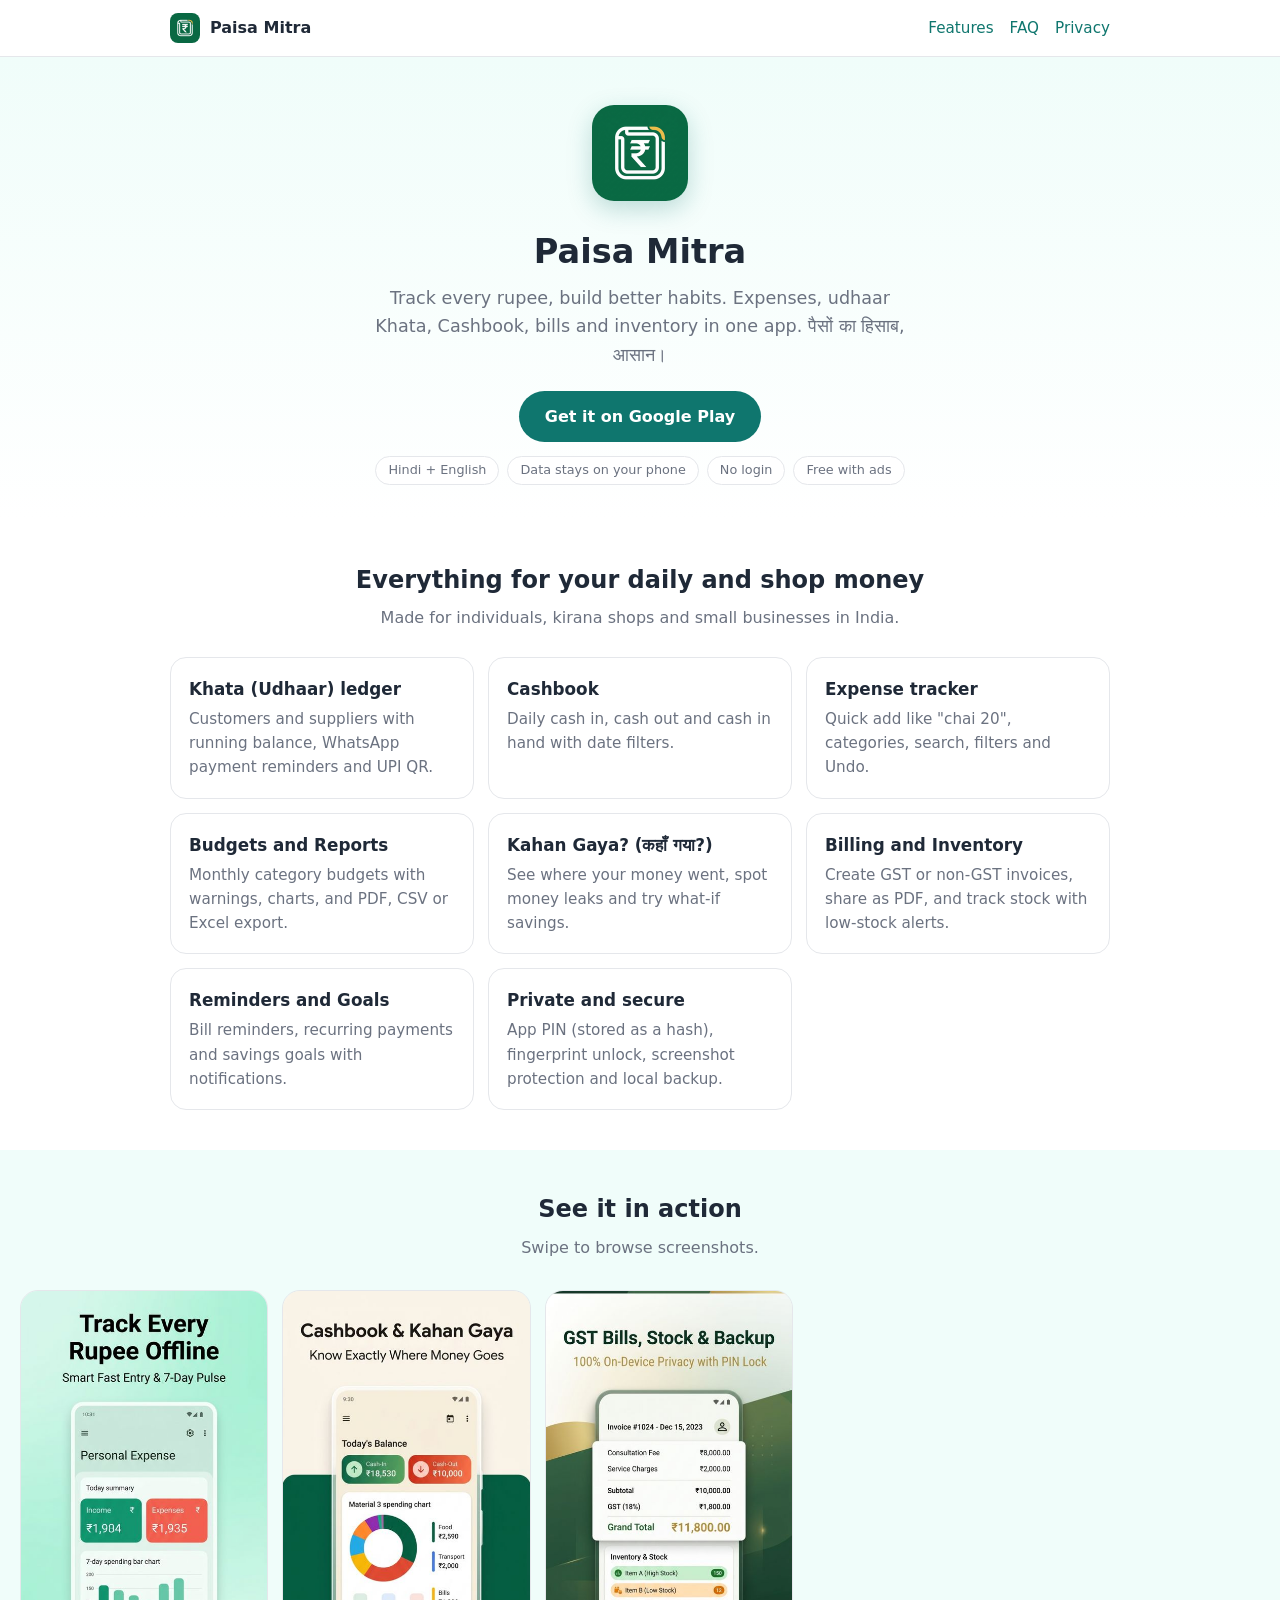
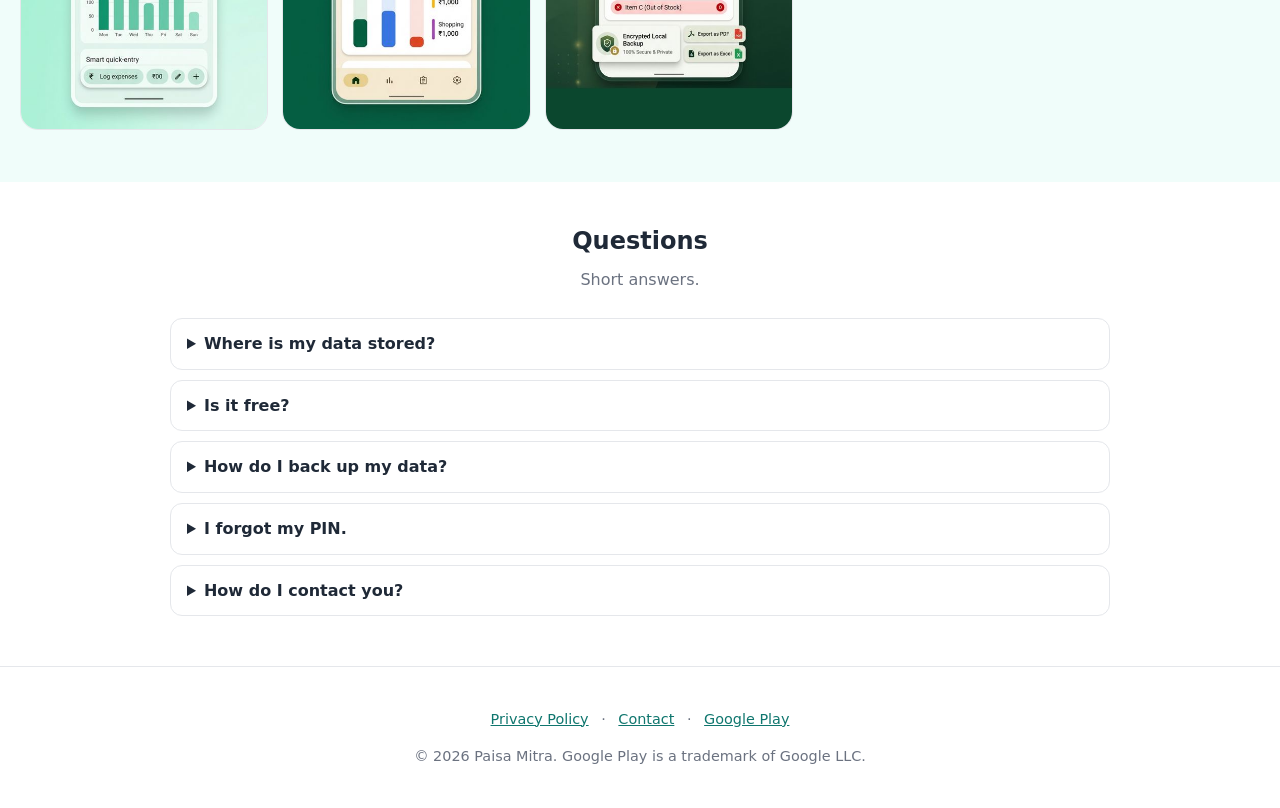
<file: index.html>
<!DOCTYPE html>
<html lang="en">
<head>
<meta charset="utf-8">
<meta name="viewport" content="width=device-width, initial-scale=1">
<title>Paisa Mitra - Expense Tracker, Khata, Cashbook &amp; Billing</title>
<meta name="description" content="Paisa Mitra: track expenses, udhaar khata, cashbook, bills and inventory. Private, on-device data. Hindi and English. Free on Google Play.">
<meta property="og:title" content="Paisa Mitra - Track Every Rupee, Build Better Habits">
<meta property="og:description" content="Expenses, Khata, Cashbook, Billing and Inventory in one private app.">
<meta property="og:image" content="banner.jpg">
<link rel="icon" href="icon.png">
<link rel="stylesheet" href="style.css">
</head>
<body>
<header class="top"><div class="wrap">
  <a class="logo" href="#"><img src="icon.png" alt="">Paisa Mitra</a>
  <nav><a href="#features">Features</a><a href="#faq">FAQ</a><a href="privacy.html">Privacy</a></nav>
</div></header>

<div class="hero"><div class="wrap">
  <img class="app" src="icon.png" alt="Paisa Mitra app icon">
  <h1>Paisa Mitra</h1>
  <p class="sub">Track every rupee, build better habits. Expenses, udhaar Khata, Cashbook, bills and inventory in one app. पैसों का हिसाब, आसान।</p>
  <a class="btn" href="https://play.google.com/store/apps/details?id=com.aistudio.paisamitra.pmsvqy">Get it on Google Play</a>
  <div class="badges"><span class="badge">Hindi + English</span><span class="badge">Data stays on your phone</span><span class="badge">No login</span><span class="badge">Free with ads</span></div>
</div></div>

<section id="features"><div class="wrap">
  <h2>Everything for your daily and shop money</h2>
  <p class="lead">Made for individuals, kirana shops and small businesses in India.</p>
  <div class="grid">
    <div class="card"><h3>Khata (Udhaar) ledger</h3><p>Customers and suppliers with running balance, WhatsApp payment reminders and UPI QR.</p></div>
    <div class="card"><h3>Cashbook</h3><p>Daily cash in, cash out and cash in hand with date filters.</p></div>
    <div class="card"><h3>Expense tracker</h3><p>Quick add like "chai 20", categories, search, filters and Undo.</p></div>
    <div class="card"><h3>Budgets and Reports</h3><p>Monthly category budgets with warnings, charts, and PDF, CSV or Excel export.</p></div>
    <div class="card"><h3>Kahan Gaya? (कहाँ गया?)</h3><p>See where your money went, spot money leaks and try what-if savings.</p></div>
    <div class="card"><h3>Billing and Inventory</h3><p>Create GST or non-GST invoices, share as PDF, and track stock with low-stock alerts.</p></div>
    <div class="card"><h3>Reminders and Goals</h3><p>Bill reminders, recurring payments and savings goals with notifications.</p></div>
    <div class="card"><h3>Private and secure</h3><p>App PIN (stored as a hash), fingerprint unlock, screenshot protection and local backup.</p></div>
  </div>
</div></section>

<section class="alt"><div class="wrap">
  <h2>See it in action</h2>
  <p class="lead">Swipe to browse screenshots.</p>
</div>
<div class="shots">
  <img src="screen1.jpg" alt="Expenses screen" loading="lazy">
  <img src="screen2.jpg" alt="Cashbook screen" loading="lazy">
  <img src="screen3.jpg" alt="Billing screen" loading="lazy">
</div></section>

<section id="faq"><div class="wrap faq">
  <h2>Questions</h2>
  <p class="lead">Short answers.</p>
  <details><summary>Where is my data stored?</summary><p>Only on your phone. There is no account and no developer server. See the <a href="privacy.html">Privacy Policy</a>.</p></details>
  <details><summary>Is it free?</summary><p>Yes. The app is free and supported by Google AdMob ads.</p></details>
  <details><summary>How do I back up my data?</summary><p>Settings, then Backup. It saves a file to a place you choose, and Restore brings everything back.</p></details>
  <details><summary>I forgot my PIN.</summary><p>Tap "Forgot PIN" and verify with your phone's screen lock to reset it.</p></details>
  <details><summary>How do I contact you?</summary><p>Email <a href="mailto:ys18sharma@gmail.com">ys18sharma@gmail.com</a>.</p></details>
</div></section>

<footer><div class="wrap">
  <p><a href="privacy.html">Privacy Policy</a> · <a href="mailto:ys18sharma@gmail.com">Contact</a> · <a href="https://play.google.com/store/apps/details?id=com.aistudio.paisamitra.pmsvqy">Google Play</a></p>
  <p>© 2026 Paisa Mitra. Google Play is a trademark of Google LLC.</p>
</div></footer>
</body></html>
</file>
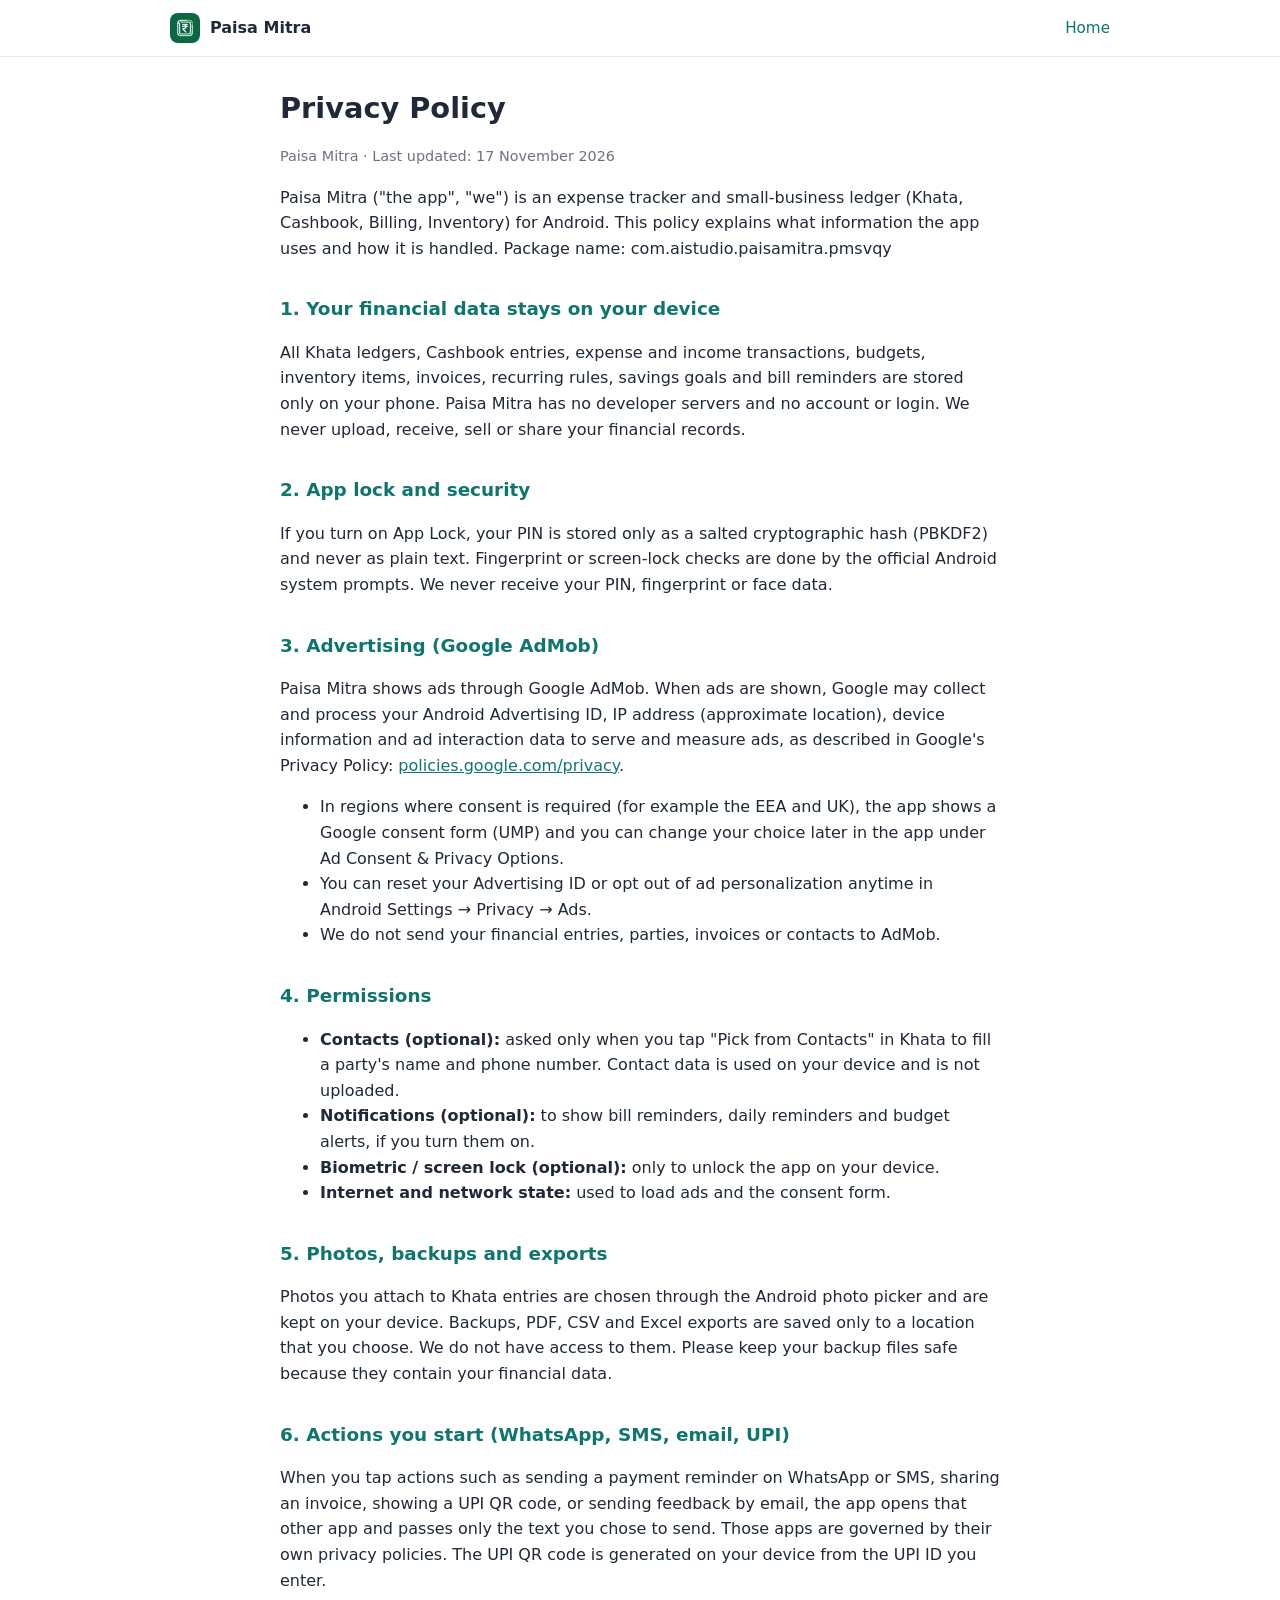
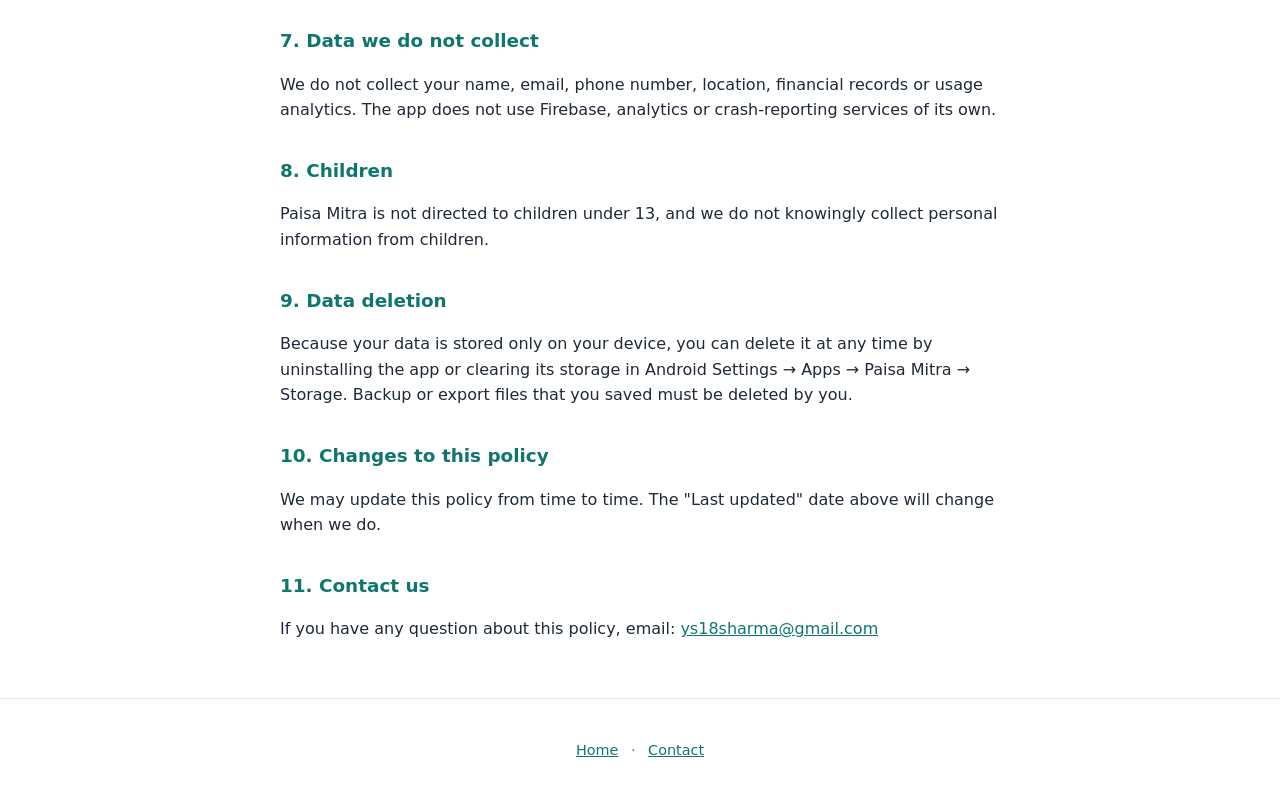
<file: privacy.html>
<!DOCTYPE html>
<html lang="en">
<head>
<meta charset="utf-8">
<meta name="viewport" content="width=device-width, initial-scale=1">
<title>Paisa Mitra - Privacy Policy</title>
<link rel="icon" href="icon.png">
<link rel="stylesheet" href="style.css">
</head>
<body>
<header class="top"><div class="wrap">
  <a class="logo" href="index.html"><img src="icon.png" alt="">Paisa Mitra</a>
  <nav><a href="index.html">Home</a></nav>
</div></header>
<main class="doc">
<h1>Privacy Policy</h1>
<p class="meta">Paisa Mitra · Last updated: 17 November 2026</p>
<p>Paisa Mitra ("the app", "we") is an expense tracker and small-business ledger (Khata, Cashbook, Billing, Inventory) for Android. This policy explains what information the app uses and how it is handled. Package name: com.aistudio.paisamitra.pmsvqy</p>

<h2>1. Your financial data stays on your device</h2>
<p>All Khata ledgers, Cashbook entries, expense and income transactions, budgets, inventory items, invoices, recurring rules, savings goals and bill reminders are stored only on your phone. Paisa Mitra has no developer servers and no account or login. We never upload, receive, sell or share your financial records.</p>

<h2>2. App lock and security</h2>
<p>If you turn on App Lock, your PIN is stored only as a salted cryptographic hash (PBKDF2) and never as plain text. Fingerprint or screen-lock checks are done by the official Android system prompts. We never receive your PIN, fingerprint or face data.</p>

<h2>3. Advertising (Google AdMob)</h2>
<p>Paisa Mitra shows ads through Google AdMob. When ads are shown, Google may collect and process your Android Advertising ID, IP address (approximate location), device information and ad interaction data to serve and measure ads, as described in Google's Privacy Policy: <a href="https://policies.google.com/privacy">policies.google.com/privacy</a>.</p>
<ul>
  <li>In regions where consent is required (for example the EEA and UK), the app shows a Google consent form (UMP) and you can change your choice later in the app under Ad Consent &amp; Privacy Options.</li>
  <li>You can reset your Advertising ID or opt out of ad personalization anytime in Android Settings → Privacy → Ads.</li>
  <li>We do not send your financial entries, parties, invoices or contacts to AdMob.</li>
</ul>

<h2>4. Permissions</h2>
<ul>
  <li><b>Contacts (optional):</b> asked only when you tap "Pick from Contacts" in Khata to fill a party's name and phone number. Contact data is used on your device and is not uploaded.</li>
  <li><b>Notifications (optional):</b> to show bill reminders, daily reminders and budget alerts, if you turn them on.</li>
  <li><b>Biometric / screen lock (optional):</b> only to unlock the app on your device.</li>
  <li><b>Internet and network state:</b> used to load ads and the consent form.</li>
</ul>

<h2>5. Photos, backups and exports</h2>
<p>Photos you attach to Khata entries are chosen through the Android photo picker and are kept on your device. Backups, PDF, CSV and Excel exports are saved only to a location that you choose. We do not have access to them. Please keep your backup files safe because they contain your financial data.</p>

<h2>6. Actions you start (WhatsApp, SMS, email, UPI)</h2>
<p>When you tap actions such as sending a payment reminder on WhatsApp or SMS, sharing an invoice, showing a UPI QR code, or sending feedback by email, the app opens that other app and passes only the text you chose to send. Those apps are governed by their own privacy policies. The UPI QR code is generated on your device from the UPI ID you enter.</p>

<h2>7. Data we do not collect</h2>
<p>We do not collect your name, email, phone number, location, financial records or usage analytics. The app does not use Firebase, analytics or crash-reporting services of its own.</p>

<h2>8. Children</h2>
<p>Paisa Mitra is not directed to children under 13, and we do not knowingly collect personal information from children.</p>

<h2>9. Data deletion</h2>
<p>Because your data is stored only on your device, you can delete it at any time by uninstalling the app or clearing its storage in Android Settings → Apps → Paisa Mitra → Storage. Backup or export files that you saved must be deleted by you.</p>

<h2>10. Changes to this policy</h2>
<p>We may update this policy from time to time. The "Last updated" date above will change when we do.</p>

<h2>11. Contact us</h2>
<p>If you have any question about this policy, email: <a href="mailto:ys18sharma@gmail.com">ys18sharma@gmail.com</a></p>
</main>
<footer><div class="wrap"><p><a href="index.html">Home</a> · <a href="mailto:ys18sharma@gmail.com">Contact</a></p></div></footer>
</body></html>
</file>
<file: style.css>
:root{--bg:#ffffff;--bg2:#f0fdfa;--card:#ffffff;--text:#1f2937;--muted:#6b7280;--brand:#0f766e;--brand2:#14b8a6;--line:#e5e7eb}
@media (prefers-color-scheme:dark){:root{--bg:#0b1210;--bg2:#10201c;--card:#14231f;--text:#e5e7eb;--muted:#9ca3af;--brand:#5eead4;--brand2:#2dd4bf;--line:#1f3a34}}
*{box-sizing:border-box}html{scroll-behavior:smooth}
body{margin:0;font-family:system-ui,-apple-system,"Segoe UI",Roboto,sans-serif;background:var(--bg);color:var(--text);line-height:1.6}
a{color:var(--brand)}
.wrap{max-width:980px;margin:0 auto;padding:0 20px}
header.top{position:sticky;top:0;background:var(--bg);border-bottom:1px solid var(--line);z-index:5}
header.top .wrap{display:flex;align-items:center;justify-content:space-between;height:56px}
.logo{display:flex;align-items:center;gap:10px;font-weight:700;text-decoration:none;color:var(--text)}
.logo img{width:30px;height:30px;border-radius:8px}
nav a{margin-left:16px;text-decoration:none;font-size:.95rem}
.hero{background:linear-gradient(180deg,var(--bg2),var(--bg));text-align:center;padding:48px 0 36px}
.hero img.app{width:96px;height:96px;border-radius:22px;box-shadow:0 8px 24px rgba(15,118,110,.25)}
.hero h1{font-size:2.1rem;margin:16px 0 6px}
.hero p.sub{font-size:1.1rem;color:var(--muted);max-width:560px;margin:0 auto 22px}
.btn{display:inline-block;background:var(--brand);color:#fff;padding:13px 26px;border-radius:999px;font-weight:600;text-decoration:none}
@media (prefers-color-scheme:dark){.btn{color:#062925}}
.badges{margin-top:14px;display:flex;gap:8px;justify-content:center;flex-wrap:wrap}
.badge{font-size:.8rem;border:1px solid var(--line);border-radius:999px;padding:3px 12px;color:var(--muted);background:var(--card)}
section{padding:40px 0}
section h2{font-size:1.5rem;text-align:center;margin:0 0 6px}
section p.lead{text-align:center;color:var(--muted);margin:0 auto 26px;max-width:580px}
.grid{display:grid;grid-template-columns:repeat(auto-fit,minmax(250px,1fr));gap:14px}
.card{background:var(--card);border:1px solid var(--line);border-radius:16px;padding:18px}
.card h3{margin:0 0 4px;font-size:1.05rem}.card p{margin:0;color:var(--muted);font-size:.95rem}
.shots{display:flex;gap:14px;overflow-x:auto;padding:4px 20px 12px;scroll-snap-type:x mandatory;-webkit-overflow-scrolling:touch}
.shots img{height:440px;width:auto;border-radius:18px;border:1px solid var(--line);scroll-snap-align:center;flex:0 0 auto}
.alt{background:var(--bg2)}
.faq details{background:var(--card);border:1px solid var(--line);border-radius:12px;padding:12px 16px;margin-bottom:10px}
.faq summary{cursor:pointer;font-weight:600}
.faq p{margin:8px 0 0;color:var(--muted)}
footer{border-top:1px solid var(--line);padding:26px 0;text-align:center;color:var(--muted);font-size:.9rem}
footer a{margin:0 8px}
.doc{max-width:760px;margin:0 auto;padding:28px 20px 40px}
.doc h1{font-size:1.8rem;margin:0 0 4px}.doc h2{font-size:1.15rem;margin-top:1.8em;color:var(--brand)}
.doc .meta{color:var(--muted);font-size:.9rem}
</file>
